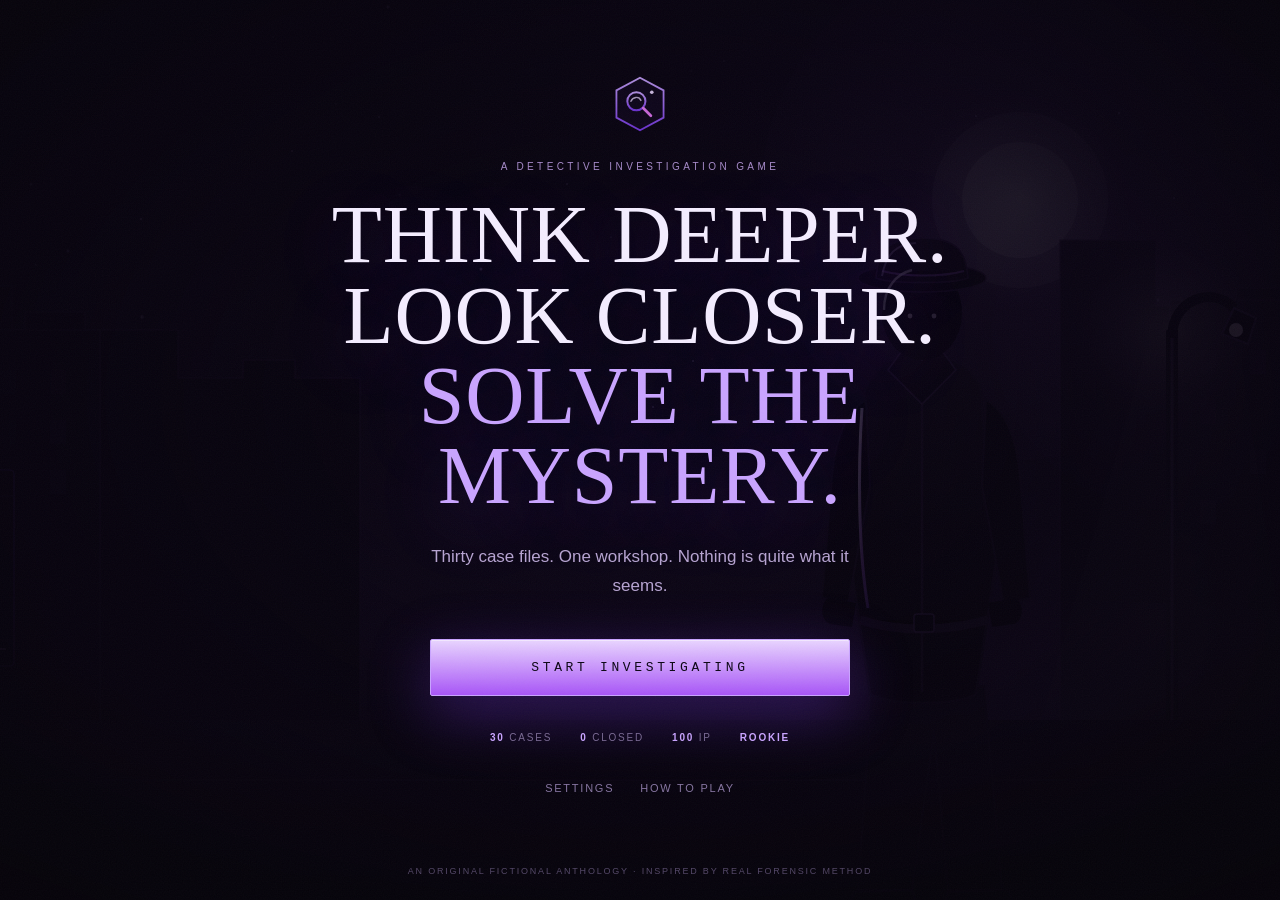
<file: index.html>
<!doctype html>
<html lang="en">
<head>
<meta charset="utf-8" />
<meta name="viewport" content="width=device-width, initial-scale=1" />
<meta name="theme-color" content="#08040f" />
<title>Sharlock Holmes — A Detective Anthology</title>
<link rel="stylesheet" href="css/base.css" />
<link rel="stylesheet" href="css/case.css" />
<link rel="stylesheet" href="css/ui.css" />
<link rel="stylesheet" href="css/workshop.css" />
</head>
<body>
<div id="vignette" aria-hidden="true"></div>
<div id="grain" aria-hidden="true"></div>

<main id="app">
  <section id="screen-title" class="screen is-active" aria-label="Title screen"></section>
  <section id="screen-workshop" class="screen" aria-label="Detective workshop"></section>
  <section id="screen-cases" class="screen" aria-label="Case files"></section>
  <section id="screen-case" class="screen" aria-label="Case investigation"></section>
  <section id="screen-mission" class="screen" aria-label="Undercover mission"></section>
</main>

<div id="modal-root"></div>
<div id="toasts" aria-live="polite"></div>

<script src="js/art-core.js"></script>
<script src="js/art-scenes.js"></script>
<script src="js/art-figures.js"></script>
<script src="js/puzzles-a.js"></script>
<script src="js/puzzles-b.js"></script>
<script src="js/engine.js"></script>
<script src="js/systems.js"></script>
<script src="js/caseview.js"></script>
<script src="js/ui.js"></script>
<script src="js/workshop.js"></script>
<script src="js/missions.js"></script>
<script src="js/cases-1.js"></script>
<script src="js/cases-2.js"></script>
<script src="js/cases-3.js"></script>
<script src="js/cases-4.js"></script>
<script src="js/cases-5.js"></script>
<script src="js/cases-6.js"></script>
<script src="js/cases-7.js"></script>
<script src="js/cases-8.js"></script>
<script src="js/cases-9.js"></script>
<script src="js/cases-10.js"></script>
<script src="js/cases-11.js"></script>
<script src="js/cases-12.js"></script>
<script src="js/cases-13.js"></script>
<script src="js/cases-14.js"></script>
<script src="js/cases-21.js"></script>
<script src="js/cases-22.js"></script>
<script src="js/cases-23.js"></script>
<script src="js/cases-24.js"></script>
<script src="js/cases-25.js"></script>
<script src="js/cases-26.js"></script>
<script src="js/cases-27.js"></script>
<script src="js/cases-28.js"></script>
<script src="js/cases-29.js"></script>
<script src="js/cases-30.js"></script>
<script src="js/main.js"></script>
</body>
</html>
</file>
<file: css/base.css>
/* ============================================================
   SHARLOCK HOLMES — base theme
   Black + purple noir, cartoon-flat art, stream friendly.
   ============================================================ */
:root{
  --ink:#07040d;
  --ink-2:#0c0716;
  --panel:#120a20;
  --panel-2:#180d2a;
  --line:#341b53;
  --line-hot:#6d28d9;
  --violet:#a855f7;
  --violet-deep:#7c3aed;
  --violet-soft:#c9a4ff;
  --lilac:#e9d5ff;
  --magenta:#e879f9;
  --amber:#fbbf24;
  --acid:#a3e635;
  --cyan:#67e8f9;
  --blood:#f43f5e;
  --ok:#34d399;
  --text:#e9e2f5;
  --muted:#a894c4;
  --dim:#7a6a94;
  --display:"Bodoni MT","Didot","Playfair Display",Georgia,serif;
  --body:"Trebuchet MS","Segoe UI",Verdana,sans-serif;
  --mono:"Cascadia Mono","Consolas","Courier New",monospace;
  --shadow:0 24px 70px rgba(0,0,0,.65);
  --glow:0 0 0 1px rgba(168,85,247,.25), 0 0 32px rgba(124,58,237,.18);
}
*,*::before,*::after{box-sizing:border-box}
html,body{height:100%}
html{scroll-behavior:smooth}
body{
  margin:0;
  background:
    radial-gradient(1200px 800px at 82% -10%, rgba(109,40,217,.22), transparent 60%),
    radial-gradient(900px 700px at -10% 110%, rgba(232,121,249,.10), transparent 60%),
    linear-gradient(180deg,#08040e 0%, #06030a 100%);
  color:var(--text);
  font-family:var(--body);
  font-size:16px;
  line-height:1.6;
  overflow-x:hidden;
  min-height:100vh;
}
::selection{background:rgba(168,85,247,.4);color:#fff}
h1,h2,h3,h4{font-family:var(--display);font-weight:700;line-height:1.08;margin:0;letter-spacing:.01em}
p{margin:0 0 .9em}
a{color:var(--violet-soft)}
button{font-family:var(--body)}
img,svg{display:block;max-width:100%}
:focus-visible{outline:2px solid var(--violet);outline-offset:3px}
.hidden{display:none !important}
.mono{font-family:var(--mono)}
.sr-only{position:absolute;width:1px;height:1px;overflow:hidden;clip:rect(0 0 0 0)}

/* atmosphere ------------------------------------------------- */
#vignette{position:fixed;inset:0;pointer-events:none;z-index:4;
  background:radial-gradient(120% 100% at 50% 40%, transparent 45%, rgba(0,0,0,.55) 100%);
  mix-blend-mode:multiply}
#grain{position:fixed;inset:0;pointer-events:none;z-index:5;opacity:.04;
  background-image:url("data:image/svg+xml,%3Csvg xmlns='http://www.w3.org/2000/svg' width='140' height='140'%3E%3Cfilter id='n'%3E%3CfeTurbulence type='fractalNoise' baseFrequency='.85' numOctaves='2'/%3E%3C/filter%3E%3Crect width='140' height='140' filter='url(%23n)' opacity='.9'/%3E%3C/svg%3E")}

/* layout ----------------------------------------------------- */
.screen{display:none;min-height:100vh;position:relative;z-index:2}
.screen.is-active{display:block}
.wrap{width:min(1380px,94vw);margin:0 auto}
.shell{padding:28px 0 80px}

/* type ------------------------------------------------------- */
.eyebrow{font-size:11px;letter-spacing:.34em;text-transform:uppercase;color:var(--violet-soft);font-weight:700}
.eyebrow.dim{color:var(--dim)}
.title-xl{font-size:clamp(52px,10vw,132px);letter-spacing:.04em;line-height:.86;text-transform:uppercase}
.title-lg{font-size:clamp(34px,5vw,64px);letter-spacing:.02em}
.title-md{font-size:clamp(24px,3vw,34px)}
.lede{font-size:clamp(16px,1.4vw,19px);color:var(--muted);max-width:56ch}
.rule{height:1px;background:linear-gradient(90deg,var(--line-hot),rgba(109,40,217,0),transparent);margin:16px 0}

/* buttons ---------------------------------------------------- */
.btn{
  --bg:rgba(28,16,46,.85); --bd:var(--line);
  appearance:none;border:1px solid var(--bd);background:var(--bg);color:var(--text);
  border-radius:10px;padding:11px 18px;font-size:14px;font-weight:700;letter-spacing:.06em;
  text-transform:uppercase;cursor:pointer;display:inline-flex;align-items:center;justify-content:center;gap:10px;
  transition:transform .15s ease, border-color .2s, background .2s, box-shadow .2s;
  text-decoration:none;line-height:1.2;
}
.btn:hover{border-color:var(--line-hot);background:rgba(45,24,74,.95);box-shadow:0 0 26px rgba(124,58,237,.22);transform:translateY(-1px)}
.btn:active{transform:translateY(0) scale(.99)}
.btn[disabled]{opacity:.4;cursor:not-allowed;transform:none}
.btn-primary{
  background:linear-gradient(135deg,#8b5cf6,#6d28d9);
  border-color:#a78bfa;color:#fff;
  box-shadow:0 10px 30px rgba(109,40,217,.45), inset 0 1px 0 rgba(255,255,255,.25);
}
.btn-primary:hover{background:linear-gradient(135deg,#a78bfa,#7c3aed);box-shadow:0 14px 38px rgba(139,92,246,.55)}
.btn-ghost{background:transparent}
.btn-sm{padding:7px 12px;font-size:11px;border-radius:8px}
.btn-wide{width:100%}
.btn .ic{width:16px;height:16px;flex:none}
.icon-btn{width:38px;height:38px;padding:0;border-radius:10px}

/* chips */
.chip{display:inline-flex;align-items:center;gap:7px;padding:4px 10px;border:1px solid var(--line);
  background:rgba(24,13,42,.7);border-radius:999px;font-size:11px;letter-spacing:.12em;text-transform:uppercase;color:var(--violet-soft)}
.chip b{color:#fff;letter-spacing:0}
.chip.amber{color:var(--amber);border-color:rgba(251,191,36,.35)}
.chip.ok{color:var(--ok);border-color:rgba(52,211,153,.35)}

/* scrollbar */
*{scrollbar-width:thin;scrollbar-color:#4c2a76 #0b0612}
*::-webkit-scrollbar{width:9px;height:9px}
*::-webkit-scrollbar-track{background:#0b0612}
*::-webkit-scrollbar-thumb{background:#4c2a76;border-radius:99px;border:2px solid #0b0612}
*::-webkit-scrollbar-thumb:hover{background:#7c3aed}

/* title screen ---------------------------------------------- */
.hero{position:relative;min-height:100vh;display:flex;align-items:flex-end;overflow:hidden;
  border-bottom:1px solid rgba(109,40,217,.25)}
.hero-art{position:absolute;inset:0;z-index:0}
.hero-art svg{width:100%;height:100%;object-fit:cover}
.hero-fade{position:absolute;inset:0;z-index:1;pointer-events:none;
  background:
    linear-gradient(180deg,rgba(6,3,11,.55) 0%,rgba(6,3,11,.05) 30%,rgba(6,3,11,.35) 65%,rgba(6,3,11,.96) 100%),
    radial-gradient(70% 60% at 78% 30%, transparent 30%, rgba(7,4,13,.5) 100%)}
.hero-inner{position:relative;z-index:2;width:min(1380px,94vw);margin:0 auto;padding:120px 0 54px;width:100%}
.hero-top{position:absolute;z-index:3;top:26px;left:0;right:0}
.hero-top .wrap{display:flex;align-items:center;justify-content:space-between;gap:16px}
.brand{display:flex;align-items:center;gap:12px;font-size:11px;letter-spacing:.3em;text-transform:uppercase;color:var(--violet-soft)}
.brand .mark{width:34px;height:34px}
.hero-content{max-width:820px}
.hero-kicker{display:flex;align-items:center;gap:14px;margin-bottom:18px}
.hero-kicker .dash{width:46px;height:1px;background:var(--violet)}
.hero-title{text-shadow:0 8px 60px rgba(124,58,237,.35), 0 2px 0 rgba(0,0,0,.4)}
.hero-title span{display:block}
.hero-title .l2{color:var(--violet-soft);background:linear-gradient(100deg,#e9d5ff,#a855f7 60%,#6d28d9);
  -webkit-background-clip:text;background-clip:text;-webkit-text-fill-color:transparent}
.hero-sub{margin:20px 0 30px;max-width:52ch;color:#cbb9e6;font-size:17px}
.hero-actions{display:flex;flex-wrap:wrap;gap:12px;align-items:center}
.hero-meta{display:flex;flex-wrap:wrap;gap:22px;margin-top:34px;padding-top:20px;border-top:1px solid rgba(109,40,217,.25)}
.hero-meta .m{display:flex;flex-direction:column;gap:2px}
.hero-meta .m b{font-family:var(--display);font-size:22px;letter-spacing:.02em;color:#fff}
.hero-meta .m span{font-size:10px;letter-spacing:.22em;text-transform:uppercase;color:var(--dim)}
.hero-credit{position:absolute;z-index:2;right:26px;bottom:20px;font-size:10px;letter-spacing:.2em;text-transform:uppercase;color:#8a78a6;text-align:right}
.hero-credit b{color:#c9a4ff}

/* home secondary sections */
.home-body{position:relative;z-index:2;padding:64px 0 90px;background:linear-gradient(180deg,rgba(7,4,13,.6),rgba(7,4,13,1) 30%)}
.home-grid{display:grid;grid-template-columns:1.2fr .8fr;gap:22px;margin-top:26px}
.panel{background:linear-gradient(160deg,rgba(24,13,42,.9),rgba(15,8,27,.92));border:1px solid var(--line);
  border-radius:16px;padding:22px;position:relative;overflow:hidden}
.panel::before{content:"";position:absolute;inset:0;pointer-events:none;
  background:radial-gradient(500px 200px at 100% 0%,rgba(124,58,237,.14),transparent 70%)}
.panel h3{font-size:22px;margin-bottom:8px}
.panel .eyebrow{margin-bottom:10px}
.panel p{color:var(--muted);font-size:14.5px}
.steps{list-style:none;padding:0;margin:14px 0 0;display:grid;gap:12px}
.steps li{display:flex;gap:12px;align-items:flex-start;color:var(--muted);font-size:14px}
.steps .n{flex:none;width:26px;height:26px;border-radius:50%;border:1px solid var(--line-hot);
  display:grid;place-items:center;font-size:11px;color:var(--violet-soft);font-family:var(--mono)}
.quote{border-left:2px solid var(--violet-deep);padding-left:16px;font-family:var(--display);font-size:20px;
  font-style:italic;color:#ddc9f5;line-height:1.45}
.quote small{display:block;font-family:var(--body);font-style:normal;font-size:10px;letter-spacing:.2em;
  text-transform:uppercase;color:var(--dim);margin-top:12px}

@media (max-width:860px){
  .home-grid{grid-template-columns:1fr}
  .hero-inner{padding-top:140px}
  .hero-credit{display:none}
}
@media (max-width:560px){
  .hero-actions .btn{flex:1 1 100%}
  .hero-meta{gap:16px 20px}
}
</file>
<file: css/case.css>
/* ============================================================
   Case investigation screen
   ============================================================ */
.case-shell{min-height:100vh;display:flex;flex-direction:column}
.case-top{
  position:sticky;top:0;z-index:30;
  background:linear-gradient(180deg,rgba(8,4,14,.97),rgba(8,4,14,.82));
  border-bottom:1px solid rgba(109,40,217,.28);
  backdrop-filter:blur(14px);
}
.case-top-in{width:min(1500px,96vw);margin:0 auto;display:flex;align-items:center;gap:14px;padding:10px 0}
.case-top .back{flex:none}
.case-heading{min-width:0;flex:1;display:flex;flex-direction:column;gap:1px}
.case-heading .kicker{font-size:9.5px;letter-spacing:.26em;text-transform:uppercase;color:var(--dim)}
.case-heading h1{font-family:var(--display);font-size:clamp(16px,2.1vw,25px);white-space:nowrap;overflow:hidden;
  text-overflow:ellipsis;letter-spacing:.01em}
.case-heading h1 small{font-family:var(--mono);font-size:10px;letter-spacing:.12em;color:var(--violet-soft);
  text-transform:uppercase;margin-left:10px;vertical-align:middle}
.top-tools{display:flex;align-items:center;gap:8px;flex:none}
.hint-pill{display:none}
@media(min-width:980px){.hint-pill{display:inline-flex}}

.case-layout{
  width:min(1500px,96vw);margin:0 auto;padding:18px 0 70px;
  display:grid;grid-template-columns:minmax(0,1fr) 372px;gap:20px;align-items:start;
}
@media (max-width:1080px){
  .case-layout{grid-template-columns:1fr}
  .rail{order:2}
}

/* stage ------------------------------------------------------ */
.stage{min-width:0;display:flex;flex-direction:column;gap:14px}
.loc-nav{display:flex;gap:7px;overflow-x:auto;padding:2px 2px 6px;scrollbar-width:thin}
.loc-chip{flex:none;display:inline-flex;align-items:center;gap:8px;padding:8px 13px;border-radius:9px;
  border:1px solid var(--line);background:rgba(20,11,35,.85);color:var(--muted);cursor:pointer;
  font-size:12px;font-weight:700;letter-spacing:.03em;transition:.18s;white-space:nowrap}
.loc-chip:hover{border-color:var(--line-hot);color:#fff}
.loc-chip.is-active{background:linear-gradient(135deg,rgba(124,58,237,.42),rgba(88,28,135,.3));
  border-color:#a78bfa;color:#fff;box-shadow:0 0 22px rgba(124,58,237,.28)}
.loc-chip .dot{width:6px;height:6px;border-radius:50%;background:var(--violet);flex:none}
.loc-chip.is-done .dot{background:var(--ok)}
.loc-chip .lock{font-size:10px;color:var(--dim)}

.scene{position:relative;border-radius:16px;overflow:hidden;border:1px solid #3a2159;
  background:#0a0612;box-shadow:0 26px 60px rgba(0,0,0,.55), inset 0 0 0 1px rgba(255,255,255,.02);
  aspect-ratio:16/8.4;min-height:300px}
.scene svg{width:100%;height:100%}
.scene .scene-tag{position:absolute;left:14px;bottom:12px;z-index:4;display:flex;align-items:center;gap:9px;
  background:rgba(7,4,13,.72);border:1px solid rgba(168,85,247,.32);border-radius:8px;padding:6px 10px;
  font-size:10px;letter-spacing:.2em;text-transform:uppercase;color:#d8c6f3;backdrop-filter:blur(6px)}
.scene .scene-tag b{color:#fff;letter-spacing:.06em}
.scene .frame{position:absolute;inset:0;z-index:3;pointer-events:none;
  box-shadow:inset 0 0 90px 20px rgba(0,0,0,.5);border-radius:16px}
.scene .mood{position:absolute;top:12px;right:14px;z-index:4}
.hotspot{position:absolute;z-index:5;width:30px;height:30px;margin:-15px 0 0 -15px;border-radius:50%;
  border:1px solid rgba(233,213,255,.65);background:rgba(124,58,237,.22);cursor:pointer;
  display:grid;place-items:center;color:#fff;font-size:11px;
  box-shadow:0 0 0 0 rgba(168,85,247,.5);animation:pulse 2.4s infinite;backdrop-filter:blur(2px)}
.hotspot::after{content:"";width:7px;height:7px;border-radius:50%;background:#e9d5ff;box-shadow:0 0 10px #e9d5ff}
.hotspot:hover{background:rgba(168,85,247,.55);transform:scale(1.12)}
@keyframes pulse{
  0%{box-shadow:0 0 0 0 rgba(168,85,247,.5)}70%{box-shadow:0 0 0 13px rgba(168,85,247,0)}
  100%{box-shadow:0 0 0 0 rgba(168,85,247,0)}
}

/* log + actions ---------------------------------------------- */
.workbench{display:grid;grid-template-columns:minmax(0,1.05fr) minmax(0,.95fr);gap:14px}
@media (max-width:900px){.workbench{grid-template-columns:1fr}}
.log-card{background:linear-gradient(165deg,rgba(21,12,37,.94),rgba(12,7,22,.96));
  border:1px solid var(--line);border-radius:14px;padding:0;overflow:hidden;display:flex;flex-direction:column;
  min-height:280px;max-height:380px}
.log-head{display:flex;align-items:center;justify-content:space-between;gap:10px;padding:10px 14px;
  border-bottom:1px solid rgba(109,40,217,.22);background:rgba(9,5,16,.5)}
.log-head .t{font-size:10px;letter-spacing:.24em;text-transform:uppercase;color:var(--dim)}
.log-head .live{display:flex;gap:4px;align-items:center;font-size:9px;letter-spacing:.18em;color:var(--violet-soft);text-transform:uppercase}
.log-head .live i{width:5px;height:5px;border-radius:50%;background:var(--ok);box-shadow:0 0 8px var(--ok);animation:blink 1.8s infinite}
@keyframes blink{50%{opacity:.35}}
.log-scroll{overflow-y:auto;padding:14px 16px;display:flex;flex-direction:column;gap:11px;scroll-behavior:smooth}
.log-entry{font-size:14.5px;line-height:1.62;color:#d9ccec;animation:fadeup .35s ease both}
.log-entry.narr{font-family:var(--display);font-size:16.5px;line-height:1.55;color:#eee6fb}
.log-entry.sys{font-size:11px;letter-spacing:.16em;text-transform:uppercase;color:var(--violet-soft);
  border-left:2px solid var(--violet-deep);padding-left:10px}
.log-entry.bad{color:#fda4af}
.log-entry.good{color:#a7f3d0}
@keyframes fadeup{from{opacity:0;transform:translateY(5px)}to{opacity:1;transform:none}}

.actions-card{background:linear-gradient(165deg,rgba(21,12,37,.94),rgba(12,7,22,.96));
  border:1px solid var(--line);border-radius:14px;overflow:hidden;display:flex;flex-direction:column;max-height:380px}
.actions-head{padding:10px 14px;border-bottom:1px solid rgba(109,40,217,.22);display:flex;justify-content:space-between;
  align-items:center;gap:8px;flex-wrap:wrap;background:rgba(9,5,16,.5)}
.actions-head .t{font-size:10px;letter-spacing:.24em;text-transform:uppercase;color:var(--dim)}
.intel-ask{display:flex;align-items:center;gap:10px;flex-wrap:wrap;margin:0 0 12px;padding:9px 10px;
  border:1px solid rgba(124,58,237,.35);border-radius:8px;background:rgba(124,58,237,.08)}
.intel-ask span{font-size:11px;color:#a894c4;line-height:1.5}
.actions-list{overflow-y:auto;padding:10px;display:flex;flex-direction:column;gap:7px}
.act{
  display:flex;align-items:center;gap:11px;text-align:left;width:100%;
  border:1px solid rgba(109,40,217,.24);background:rgba(28,16,46,.55);color:#e5d9f7;
  padding:10px 12px;border-radius:9px;cursor:pointer;transition:.16s;font-size:13.5px;line-height:1.35;
}
.act:hover{border-color:var(--line-hot);background:rgba(45,24,74,.8);transform:translateX(2px)}
.act .ai{flex:none;width:28px;height:28px;border-radius:8px;display:grid;place-items:center;
  background:rgba(124,58,237,.16);border:1px solid rgba(168,85,247,.28);color:var(--violet-soft)}
.act .ai svg{width:15px;height:15px}
.act .txt{flex:1;min-width:0;display:flex;flex-direction:column;gap:1px}
.act .txt b{font-weight:700;color:#f3ecff;font-size:13.5px}
.act .txt span{font-size:11px;color:var(--dim)}
.act .go{color:var(--dim);flex:none}
.act.is-locked{opacity:.55;cursor:not-allowed}
.act.is-locked:hover{transform:none;border-color:rgba(109,40,217,.24);background:rgba(28,16,46,.55)}
.act.is-done{opacity:.42}
.act.puzzle{border-color:rgba(232,121,249,.32);background:linear-gradient(100deg,rgba(88,28,135,.3),rgba(28,16,46,.5))}
.act.puzzle .ai{color:var(--magenta);border-color:rgba(232,121,249,.35);background:rgba(232,121,249,.1)}
.act.talk .ai{color:var(--cyan);border-color:rgba(103,232,249,.3);background:rgba(103,232,249,.08)}
.action-empty{padding:22px 16px;color:var(--dim);font-size:12.5px;text-align:center;font-style:italic}

/* rail ------------------------------------------------------- */
.rail{position:sticky;top:74px;display:flex;flex-direction:column;gap:12px;min-width:0}
@media (max-width:1080px){.rail{position:static}}
.rail-card{background:linear-gradient(170deg,rgba(22,13,38,.96),rgba(11,6,20,.97));
  border:1px solid var(--line);border-radius:14px;overflow:hidden;box-shadow:0 14px 40px rgba(0,0,0,.35)}
.rail-tabs{display:flex;border-bottom:1px solid rgba(109,40,217,.25);background:rgba(8,4,14,.5)}
.rail-tab{flex:1;padding:11px 6px;background:none;border:0;color:var(--dim);cursor:pointer;font-size:10px;
  letter-spacing:.14em;text-transform:uppercase;font-weight:700;position:relative}
.rail-tab:hover{color:var(--violet-soft)}
.rail-tab.is-active{color:#fff;background:rgba(124,58,237,.12)}
.rail-tab.is-active::after{content:"";position:absolute;left:12%;right:12%;bottom:-1px;height:2px;background:var(--violet);
  box-shadow:0 0 10px var(--violet)}
.rail-body{padding:12px;max-height:calc(100vh - 210px);overflow-y:auto}
.rail-sec-title{display:flex;align-items:center;justify-content:space-between;gap:8px;margin:2px 0 10px}
.rail-sec-title .t{font-size:10px;letter-spacing:.2em;text-transform:uppercase;color:var(--dim)}
.rail-sec-title .n{font-family:var(--mono);font-size:10px;color:var(--violet-soft)}

.evi{display:flex;gap:10px;align-items:center;width:100%;text-align:left;border:1px solid rgba(109,40,217,.22);
  background:rgba(27,15,45,.5);border-radius:10px;padding:8px;cursor:pointer;transition:.16s;margin-bottom:7px;color:var(--text)}
.evi:hover{border-color:var(--line-hot);background:rgba(45,24,74,.65);transform:translateX(2px)}
.evi .thumb{flex:none;width:52px;height:42px;border-radius:6px;overflow:hidden;border:1px solid rgba(168,85,247,.28);background:#0a0612}
.evi .thumb svg{width:100%;height:100%}
.evi .nm{display:flex;flex-direction:column;gap:1px;min-width:0}
.evi .nm b{font-size:12.5px;font-weight:700;color:#efe7fb;white-space:nowrap;overflow:hidden;text-overflow:ellipsis}
.evi .nm span{font-size:10px;color:var(--dim);white-space:nowrap;overflow:hidden;text-overflow:ellipsis}
.evi.new{border-color:rgba(232,121,249,.55);box-shadow:0 0 18px rgba(232,121,249,.12)}
.empty-rail{padding:26px 10px;text-align:center;color:var(--dim);font-size:12px;font-style:italic;line-height:1.6}

.sus-item{display:flex;gap:10px;align-items:center;width:100%;text-align:left;border:1px solid rgba(109,40,217,.22);
  background:rgba(27,15,45,.5);border-radius:10px;padding:8px;cursor:pointer;margin-bottom:7px;color:var(--text);transition:.16s}
.sus-item:hover{border-color:var(--line-hot);background:rgba(45,24,74,.65)}
.sus-item .face{flex:none;width:44px;height:44px;border-radius:50%;overflow:hidden;border:1px solid rgba(168,85,247,.4)}
.sus-item .face svg{width:100%;height:100%}
.sus-item b{display:block;font-size:12.5px;color:#f3ecff}
.sus-item span{display:block;font-size:10px;color:var(--dim)}
.sus-item .stat{margin-left:auto;width:7px;height:7px;border-radius:50%;background:var(--violet);flex:none}
.sus-item.talked .stat{background:var(--ok)}

.brief-body p{font-size:13px;color:var(--muted)}
.brief-body .fact{display:flex;gap:9px;padding:8px 0;border-bottom:1px dashed rgba(109,40,217,.2);font-size:12px}
.brief-body .fact:last-child{border:0}
.brief-body .fact b{color:var(--violet-soft);flex:none;font-size:10px;letter-spacing:.14em;text-transform:uppercase;padding-top:3px;width:64px}

/* accuse CTA */
.accuse-btn{width:100%;margin-top:10px;background:linear-gradient(135deg,rgba(136,19,55,.9),rgba(80,7,36,.9));
  border-color:rgba(244,63,94,.5);color:#ffe4e6}
.accuse-btn:hover{border-color:#fb7185;background:linear-gradient(135deg,rgba(190,18,60,.95),rgba(120,10,50,.95))}

/* evidence overlay / case file */
.evi-modal .photo-frame{background:#efe6fb;padding:12px 12px 34px;border-radius:4px;transform:rotate(-1deg);
  box-shadow:0 20px 50px rgba(0,0,0,.6);max-width:380px;margin:0 auto}
.evi-modal .photo-frame svg{width:100%;border-radius:2px;background:#0b0712}
.evi-modal .photo-frame .cap{font-family:var(--mono);font-size:10px;color:#3b2a55;text-align:center;margin-top:8px;letter-spacing:.06em}
.evi-detail h4{font-size:23px;margin-bottom:2px}
.evi-detail .sub{font-size:10px;letter-spacing:.2em;text-transform:uppercase;color:var(--dim);margin-bottom:14px}
.evi-detail p{font-size:14px;color:var(--muted)}
.evi-tell{border-left:2px solid var(--violet);padding:10px 0 10px 14px;margin-top:14px;font-size:13.5px;color:#ddc9f5;background:linear-gradient(90deg,rgba(124,58,237,.1),transparent)}
.evi-tell b{display:block;font-size:9px;letter-spacing:.2em;text-transform:uppercase;color:var(--violet-soft);margin-bottom:4px}

/* progress bar in top */
.case-progress{display:flex;align-items:center;gap:8px;padding:4px 10px;border:1px solid var(--line);border-radius:8px;
  background:rgba(20,11,35,.7);font-size:10px;letter-spacing:.1em;color:var(--dim);text-transform:uppercase}
.case-progress .bar{width:54px;height:4px;border-radius:4px;background:#2a1642;overflow:hidden}
.case-progress .bar i{display:block;height:100%;background:linear-gradient(90deg,var(--violet-deep),var(--magenta));transition:width .4s}
@media(max-width:720px){.case-progress{display:none}}

/* toast */
#toasts{position:fixed;right:18px;bottom:18px;z-index:200;display:flex;flex-direction:column;gap:8px;align-items:flex-end;pointer-events:none}
.toast{pointer-events:none;display:flex;gap:10px;align-items:center;max-width:min(420px,90vw);
  background:linear-gradient(135deg,rgba(35,18,58,.98),rgba(19,10,33,.98));
  border:1px solid rgba(168,85,247,.4);border-radius:10px;padding:10px 14px;font-size:12.5px;color:#eee6fb;
  box-shadow:0 18px 40px rgba(0,0,0,.55), 0 0 30px rgba(124,58,237,.2);
  animation:toastin .3s ease both}
.toast .ti{flex:none;width:26px;height:26px;border-radius:7px;display:grid;place-items:center;
  background:rgba(124,58,237,.2);border:1px solid rgba(168,85,247,.35);color:var(--violet-soft)}
.toast .ti svg{width:14px;height:14px}
.toast.out{animation:toastout .35s ease both}
.toast b{color:var(--magenta)}
@keyframes toastin{from{opacity:0;transform:translateY(10px) translateX(10px)}to{opacity:1;transform:none}}
@keyframes toastout{to{opacity:0;transform:translateY(6px)}}
</file>
<file: css/ui.css>
/* ============================================================
   Case files, modals, puzzles, accusation, settings
   ============================================================ */

/* case files screen ----------------------------------------- */
.subpage{min-height:100vh;padding:22px 0 90px;position:relative;z-index:2}
.sub-top{width:min(1380px,94vw);margin:0 auto;display:flex;align-items:center;justify-content:space-between;
  gap:16px;padding-bottom:16px;border-bottom:1px solid rgba(109,40,217,.25)}
.sub-top .left{display:flex;align-items:center;gap:14px;min-width:0}
.sub-top h1{font-size:clamp(28px,4vw,44px)}
.sub-top .kicker{font-size:10px;letter-spacing:.26em;text-transform:uppercase;color:var(--dim);margin-bottom:2px}
.sub-top .right{display:flex;align-items:center;gap:10px;flex:none}
.sub-body{width:min(1380px,94vw);margin:0 auto;padding-top:26px}

.case-grid{display:grid;grid-template-columns:repeat(auto-fill,minmax(252px,1fr));gap:14px}
.case-card{position:relative;display:flex;flex-direction:column;text-align:left;padding:0;overflow:hidden;
  border:1px solid var(--line);border-radius:13px;background:linear-gradient(170deg,#170d28,#0b0614);
  cursor:pointer;transition:transform .18s,border-color .18s,box-shadow .18s;color:var(--text)}
.case-card:hover{transform:translateY(-4px);border-color:#8b5cf6;box-shadow:0 20px 44px rgba(0,0,0,.5),0 0 34px rgba(124,58,237,.18)}
.case-card .cover{aspect-ratio:16/8.6;overflow:hidden;position:relative;border-bottom:1px solid rgba(109,40,217,.25);background:#0a0612}
.case-card .cover svg{width:100%;height:100%;transition:transform .5s ease}
.case-card:hover .cover svg{transform:scale(1.04)}
.case-card .cover .num{position:absolute;top:9px;left:9px;z-index:2;font-family:var(--mono);font-size:10px;
  letter-spacing:.1em;color:#fff;background:rgba(7,4,13,.72);border:1px solid rgba(168,85,247,.35);
  border-radius:6px;padding:3px 7px;backdrop-filter:blur(5px)}
.case-card .cover .stars{position:absolute;bottom:8px;right:9px;z-index:2;font-size:10px;letter-spacing:2px;color:var(--amber);
  text-shadow:0 2px 8px #000}
.case-card .body{padding:11px 13px 13px;display:flex;flex-direction:column;gap:5px;flex:1}
.case-card .body h3{font-size:17px;line-height:1.15;letter-spacing:.01em}
.case-card .body p{font-size:11.5px;color:var(--dim);line-height:1.4;margin:0;display:-webkit-box;
  -webkit-line-clamp:2;-webkit-box-orient:vertical;overflow:hidden}
.case-card .meta{display:flex;gap:8px;align-items:center;margin-top:auto;padding-top:8px;font-size:9px;
  letter-spacing:.14em;text-transform:uppercase;color:#8d7aa8}
.case-card .meta .diff{display:flex;gap:2px}
.case-card .meta .diff i{width:4px;height:9px;background:#33204d;border-radius:1px;display:block}
.case-card .meta .diff i.on{background:var(--violet)}
.case-card.closed{border-color:rgba(52,211,153,.35)}
.case-card.finale{border-color:rgba(232,121,249,.45);background:linear-gradient(170deg,#241033,#0d0617)}
.case-card.finale .cover .num{color:#f5d0fe;border-color:rgba(232,121,249,.5)}
.case-card .stamp-mini{position:absolute;top:8px;right:8px;z-index:3;border:1px solid rgba(52,211,153,.75);
  color:#6ee7b7;font-family:var(--mono);font-size:8px;letter-spacing:.14em;padding:2px 5px;border-radius:3px;
  transform:rotate(4deg);background:rgba(6,20,15,.65);text-transform:uppercase}
.case-card.finale::after{content:"FINALE";position:absolute;top:8px;right:8px;z-index:3;font-family:var(--mono);
  font-size:8px;letter-spacing:.18em;color:#f5d0fe;border:1px solid rgba(232,121,249,.5);padding:2px 5px;border-radius:3px;
  background:rgba(45,10,50,.7)}

.case-filter{display:flex;gap:6px;flex-wrap:wrap;margin-bottom:16px}
.filter-btn{border:1px solid var(--line);background:rgba(22,12,38,.6);color:var(--dim);border-radius:8px;
  padding:7px 12px;font-size:11px;letter-spacing:.1em;text-transform:uppercase;cursor:pointer;font-weight:700}
.filter-btn:hover{color:#fff;border-color:var(--line-hot)}
.filter-btn.is-active{background:rgba(124,58,237,.22);border-color:#8b5cf6;color:#fff}
.rank-bar{display:flex;align-items:center;gap:16px;flex-wrap:wrap;padding:14px 16px;border:1px solid var(--line);
  border-radius:12px;background:linear-gradient(100deg,rgba(35,18,58,.7),rgba(14,8,25,.7));margin-bottom:18px}
.rank-bar .rk{display:flex;flex-direction:column;gap:1px}
.rank-bar .rk b{font-family:var(--display);font-size:20px}
.rank-bar .rk span{font-size:9px;letter-spacing:.2em;text-transform:uppercase;color:var(--dim)}
.rank-bar .prog{flex:1;min-width:180px;height:7px;border-radius:7px;background:#2a1642;overflow:hidden;position:relative}
.rank-bar .prog i{display:block;height:100%;background:linear-gradient(90deg,#7c3aed,#e879f9);box-shadow:0 0 14px rgba(232,121,249,.5);transition:width .6s}
.rank-bar .stat{font-family:var(--mono);font-size:11px;color:var(--violet-soft)}

/* modal ------------------------------------------------------ */
.modal-back{position:fixed;inset:0;z-index:150;display:flex;align-items:center;justify-content:center;
  padding:20px;background:rgba(4,2,8,.8);backdrop-filter:blur(10px);animation:fadein .2s ease both;overflow-y:auto}
@keyframes fadein{from{opacity:0}to{opacity:1}}
.modal{position:relative;width:min(880px,96vw);max-height:92vh;overflow-y:auto;border-radius:16px;
  background:linear-gradient(170deg,#180d2a 0%,#0e0719 60%,#0b0614 100%);
  border:1px solid #4a2a74;box-shadow:0 40px 100px rgba(0,0,0,.75), 0 0 70px rgba(124,58,237,.15);
  animation:modalin .28s cubic-bezier(.2,.8,.3,1) both}
.modal.wide{width:min(1060px,96vw)}
.modal.slim{width:min(560px,96vw)}
@keyframes modalin{from{opacity:0;transform:translateY(16px) scale(.985)}to{opacity:1;transform:none}}
.modal-head{display:flex;align-items:flex-start;gap:14px;padding:18px 20px 14px;border-bottom:1px solid rgba(109,40,217,.25);
  position:sticky;top:0;z-index:5;background:linear-gradient(180deg,rgba(24,13,42,.99),rgba(24,13,42,.94));backdrop-filter:blur(10px)}
.modal-head .ih{flex:none;width:42px;height:42px;border-radius:10px;display:grid;place-items:center;
  background:rgba(124,58,237,.16);border:1px solid rgba(168,85,247,.3);color:var(--violet-soft)}
.modal-head .ih svg{width:22px;height:22px}
.modal-head h2{font-size:clamp(20px,3vw,27px);line-height:1.1}
.modal-head .sub{font-size:10px;letter-spacing:.2em;text-transform:uppercase;color:var(--dim);margin-top:3px}
.modal-head .x{margin-left:auto;flex:none}
.modal-body{padding:20px}
.modal-foot{padding:14px 20px 18px;border-top:1px solid rgba(109,40,217,.22);display:flex;gap:10px;
  justify-content:flex-end;flex-wrap:wrap;position:sticky;bottom:0;background:linear-gradient(0deg,rgba(14,7,25,.99),rgba(14,7,25,.92));backdrop-filter:blur(8px)}
.modal-body p{color:var(--muted);font-size:14.5px}
.modal-body h3{font-size:19px;margin:16px 0 8px}
.modal .divider{height:1px;background:rgba(109,40,217,.25);margin:16px 0}

/* briefing */
.brief-hero{position:relative;border-radius:12px;overflow:hidden;border:1px solid #3a2159;aspect-ratio:16/7;margin-bottom:18px}
.brief-hero svg{width:100%;height:100%}
.brief-hero .ov{position:absolute;inset:0;background:linear-gradient(0deg,rgba(10,5,18,.9),transparent 55%)}
.brief-hero .cap{position:absolute;left:16px;bottom:12px;right:16px}
.brief-hero .cap .k{font-size:9px;letter-spacing:.24em;text-transform:uppercase;color:var(--violet-soft)}
.brief-hero .cap h3{font-size:clamp(19px,3.4vw,30px);margin-top:2px;text-shadow:0 2px 20px #000}
.brief-copy{font-family:var(--display);font-size:16.5px;line-height:1.62;color:#e2d5f3}
.brief-copy p{margin-bottom:.75em;color:#e2d5f3}
.brief-copy p:first-child::first-letter{font-size:2.6em;line-height:.85;float:left;padding:6px 10px 0 0;color:var(--violet-soft);font-family:var(--display)}
.brief-facts{display:grid;grid-template-columns:1fr 1fr;gap:8px;margin:16px 0}
.brief-facts .f{border:1px solid rgba(109,40,217,.25);border-radius:8px;padding:8px 10px;background:rgba(28,15,48,.4)}
.brief-facts .f span{display:block;font-size:9px;letter-spacing:.16em;text-transform:uppercase;color:var(--dim)}
.brief-facts .f b{font-size:13px;color:#f0e7fc;font-weight:700}
@media(max-width:560px){.brief-facts{grid-template-columns:1fr}}

/* interrogation */
.int-row{display:grid;grid-template-columns:150px 1fr;gap:18px}
@media(max-width:640px){.int-row{grid-template-columns:1fr}.int-face{max-width:150px;margin:0 auto}}
.int-face{border-radius:12px;overflow:hidden;border:1px solid #3a2159;background:#0a0612;align-self:start}
.int-face svg{width:100%;aspect-ratio:1}
.int-role{font-size:10px;letter-spacing:.16em;text-transform:uppercase;color:var(--violet-soft);margin-top:8px;text-align:center}
.int-name{font-family:var(--display);font-size:26px;margin-bottom:2px}
.qlist{display:flex;flex-direction:column;gap:7px;margin-top:12px}
.qbtn{text-align:left;border:1px solid rgba(109,40,217,.28);background:rgba(28,16,46,.5);color:#e5d9f7;
  padding:10px 12px;border-radius:8px;cursor:pointer;font-size:13px;transition:.16s;display:flex;gap:9px;align-items:center}
.qbtn:hover{border-color:var(--line-hot);background:rgba(45,24,74,.8)}
.qbtn.asked{opacity:.55;border-style:dashed}
.qbtn .qi{flex:none;color:var(--violet-soft);font-family:var(--mono);font-size:10px}
.answer{border-left:2px solid var(--violet-deep);background:linear-gradient(90deg,rgba(124,58,237,.12),transparent);
  padding:10px 14px;margin:10px 0;font-size:14px;color:#e2d5f3;animation:fadeup .3s both}
.answer b{color:#fff}
.answer .who{display:block;font-size:9px;letter-spacing:.2em;text-transform:uppercase;color:var(--violet-soft);margin-bottom:3px}
.locked-q{font-size:11.5px;color:var(--dim);padding:8px 4px;display:flex;gap:8px;align-items:center}

/* suspect evidence presentation */
.evi-pick{display:grid;grid-template-columns:repeat(auto-fill,minmax(120px,1fr));gap:8px;margin-top:12px}
.evi-chip{border:1px solid rgba(109,40,217,.3);background:rgba(28,16,46,.5);border-radius:8px;padding:7px;cursor:pointer;
  font-size:11px;color:#d8c6f3;display:flex;gap:7px;align-items:center;text-align:left}
.evi-chip:hover{border-color:var(--line-hot)}
.evi-chip.sel{border-color:var(--magenta);box-shadow:0 0 18px rgba(232,121,249,.25);background:rgba(88,28,135,.4)}
.evi-chip .th{width:26px;height:26px;border-radius:4px;overflow:hidden;flex:none;border:1px solid rgba(168,85,247,.3)}
.evi-chip .th svg{width:100%;height:100%}

/* puzzles ---------------------------------------------------- */
.pz{--pz-accent:var(--violet)}
.pz-stage{border:1px solid rgba(109,40,217,.3);border-radius:12px;background:radial-gradient(80% 120% at 50% 0%,rgba(124,58,237,.10),rgba(8,4,14,.6));
  padding:18px;position:relative;overflow:hidden}
.pz-prompt{font-family:var(--display);font-size:18px;line-height:1.45;color:#eadff8;margin-bottom:14px}
.pz-note{font-size:12px;color:var(--dim);margin-top:8px}
.pz-hintbox{border:1px solid rgba(251,191,36,.3);background:rgba(251,191,36,.06);border-radius:8px;padding:9px 12px;
  font-size:12.5px;color:#fde68a;margin-top:10px;display:none}
.pz-hintbox.show{display:block;animation:fadeup .25s both}

/* keypad / dial */
.device{max-width:330px;margin:0 auto}
.device-screen{border-radius:10px;border:1px solid #4a2a74;background:#080510;padding:12px;text-align:center;
  box-shadow:inset 0 0 30px rgba(0,0,0,.8)}
.device-screen .lbl{font-family:var(--mono);font-size:9px;letter-spacing:.25em;color:var(--dim);text-transform:uppercase}
.device-screen .dots{display:flex;gap:9px;justify-content:center;margin-top:9px;min-height:26px;align-items:center}
.device-screen .dot{width:11px;height:11px;border-radius:50%;border:1px solid #6b4a99;background:transparent;transition:.15s}
.device-screen .dot.on{background:var(--magenta);border-color:#f5d0fe;box-shadow:0 0 10px rgba(232,121,249,.8)}
.device-screen .val{font-family:var(--mono);font-size:30px;letter-spacing:.35em;color:#f5d0fe;min-height:38px;
  text-shadow:0 0 20px rgba(232,121,249,.5)}
.keypad{display:grid;grid-template-columns:repeat(3,1fr);gap:7px;margin-top:12px}
.key{border:1px solid rgba(109,40,217,.4);background:linear-gradient(180deg,rgba(40,22,64,.9),rgba(22,12,38,.9));
  color:#f0e7fc;border-radius:9px;padding:12px 0;font-family:var(--mono);font-size:17px;cursor:pointer;transition:.1s}
.key:hover{background:rgba(70,38,110,.9);border-color:var(--line-hot)}
.key:active{transform:scale(.96)}
.key.wide{grid-column:span 2}
.key.warn{color:#fda4af}
.device.shake{animation:shake .4s}
@keyframes shake{0%,100%{transform:translateX(0)}20%{transform:translateX(-7px)}40%{transform:translateX(6px)}60%{transform:translateX(-4px)}80%{transform:translateX(3px)}}

.dial-wrap{display:flex;gap:14px;justify-content:center;flex-wrap:wrap;margin-top:10px}
.dial{display:flex;flex-direction:column;align-items:center;gap:5px}
.dial .n{font-family:var(--mono);font-size:28px;color:#f5d0fe;background:#080510;border:1px solid #4a2a74;
  border-radius:8px;width:82px;text-align:center;padding:5px 0;text-shadow:0 0 14px rgba(232,121,249,.4)}
.dial .ar{width:82px;border:1px solid rgba(109,40,217,.3);background:rgba(40,22,64,.6);color:#c9a4ff;
  border-radius:5px;cursor:pointer;font-size:11px;padding:3px 0}
.dial .ar:hover{background:rgba(70,38,110,.8)}
.dial .cap{font-size:9px;letter-spacing:.16em;text-transform:uppercase;color:var(--dim)}

/* cctv/math input */
.num-entry{display:flex;gap:8px;max-width:360px;margin-top:6px}
.num-entry input{flex:1;background:#080510;border:1px solid #4a2a74;border-radius:8px;color:#f5d0fe;
  font-family:var(--mono);font-size:20px;padding:9px 12px;letter-spacing:.1em;min-width:0}
.num-entry input:focus{outline:none;border-color:var(--magenta);box-shadow:0 0 0 3px rgba(232,121,249,.12)}
.num-entry .unit{display:grid;place-items:center;color:var(--dim);font-family:var(--mono);font-size:12px}

/* cipher */
.cipher-box{background:#080510;border:1px solid #4a2a74;border-radius:9px;padding:14px;font-family:var(--mono);
  font-size:14px;line-height:1.9;letter-spacing:.08em;color:#d8b4fe;word-break:break-word;white-space:pre-wrap;
  max-height:190px;overflow:auto;text-shadow:0 0 12px rgba(168,85,247,.25)}
.cipher-box .decoded{color:#a7f3d0}
.shift-row{display:flex;align-items:center;gap:12px;margin:12px 0}
.shift-row input[type=range]{flex:1;accent-color:var(--violet)}
.shift-row .sv{font-family:var(--mono);font-size:11px;color:var(--violet-soft);width:56px;text-align:right}
.answer-entry{display:flex;gap:8px;margin-top:12px;flex-wrap:wrap}
.answer-entry input{flex:1;min-width:160px;background:#080510;border:1px solid #4a2a74;border-radius:8px;
  color:#fff;font-size:14px;padding:10px 12px;font-family:var(--mono)}
.answer-entry input:focus{outline:none;border-color:var(--magenta)}

/* terminal */
.term{background:#050309;border:1px solid #3d2059;border-radius:10px;overflow:hidden;box-shadow:inset 0 0 60px rgba(0,0,0,.9)}
.term-bar{display:flex;align-items:center;gap:6px;padding:8px 12px;background:#0d0716;border-bottom:1px solid #2a1642}
.term-bar i{width:8px;height:8px;border-radius:50%;background:#4c2a76}
.term-bar i:first-child{background:#e879f9}.term-bar i:nth-child(2){background:#fbbf24}.term-bar i:last-child{background:#34d399}
.term-bar span{margin-left:8px;font-family:var(--mono);font-size:10px;color:var(--dim);letter-spacing:.08em}
.term-out{padding:14px;font-family:var(--mono);font-size:12.5px;line-height:1.7;color:#c4b5fd;min-height:230px;
  max-height:300px;overflow-y:auto;white-space:pre-wrap}
.term-out .g{color:#a7f3d0}.term-out .r{color:#fda4af}.term-out .y{color:#fde68a}.term-out .d{color:#6b5a86}
.term-in{display:flex;align-items:center;gap:8px;border-top:1px solid #2a1642;padding:9px 12px;background:#080510}
.term-in .ps{font-family:var(--mono);font-size:12px;color:var(--magenta);white-space:nowrap}
.term-in input{flex:1;background:transparent;border:0;outline:none;color:#e9d5ff;font-family:var(--mono);font-size:12.5px;caret-color:var(--magenta)}

/* sequence / timeline */
.seq-board{display:flex;flex-direction:column;gap:6px;margin-top:4px}
.seq-slot{min-height:44px;border:1px dashed rgba(109,40,217,.35);border-radius:8px;display:flex;align-items:center;
  gap:10px;padding:6px 10px;font-size:13px;color:var(--dim);background:rgba(10,6,18,.4)}
.seq-slot .idx{font-family:var(--mono);font-size:9px;color:var(--violet);width:18px;flex:none}
.seq-slot.filled{border-style:solid;color:#eee6fb;background:rgba(45,24,74,.5)}
.seq-pool{display:flex;flex-wrap:wrap;gap:7px;margin-top:12px}
.seq-item{border:1px solid rgba(109,40,217,.35);background:rgba(35,19,58,.7);color:#e5d9f7;border-radius:7px;
  padding:8px 10px;font-size:12.5px;cursor:pointer;transition:.15s;text-align:left}
.seq-item:hover{border-color:var(--magenta);background:rgba(70,38,110,.7)}
.seq-item.used{opacity:.2;pointer-events:none}
.seq-item .t{font-family:var(--mono);font-size:9px;color:var(--violet-soft);display:block}
.seq-foot{display:flex;gap:8px;margin-top:12px;flex-wrap:wrap}
.strips .seq-item{background:#e9dff7;color:#241238;border-color:#b9a3d6;font-family:var(--mono);font-size:12px;
  box-shadow:2px 3px 0 rgba(0,0,0,.3);transform:rotate(-.4deg)}
.strips .seq-item:nth-child(even){transform:rotate(.5deg)}
.strips .seq-slot{background:rgba(10,6,18,.5)}

/* hotspot search */
.hotspot-stage{position:relative;border-radius:10px;overflow:hidden;border:1px solid #3a2159;cursor:crosshair;background:#0a0612}
.hotspot-stage svg{width:100%;display:block;pointer-events:none}
.hotspot-stage .scan{position:absolute;inset:0;pointer-events:none;background:linear-gradient(180deg,transparent,rgba(168,85,247,.10),transparent);
  background-size:100% 40%;animation:scan 3.6s linear infinite;opacity:.7}
@keyframes scan{from{background-position:0 -40%}to{background-position:0 140%}}
.hotspot-stage .mark{position:absolute;width:34px;height:34px;margin:-17px 0 0 -17px;border-radius:50%;
  border:2px solid #34d399;background:rgba(52,211,153,.12);pointer-events:none;animation:markin .3s both;
  box-shadow:0 0 20px rgba(52,211,153,.4)}
@keyframes markin{from{transform:scale(.4);opacity:0}to{transform:scale(1);opacity:1}}
.hotspot-stage .miss{position:absolute;width:26px;height:26px;margin:-13px 0 0 -13px;border-radius:50%;
  border:1px solid #fb7185;pointer-events:none;animation:missout .6s both}
@keyframes missout{from{opacity:.9;transform:scale(.6)}to{opacity:0;transform:scale(1.7)}}
.hs-list{display:flex;flex-wrap:wrap;gap:6px;margin-top:10px}
.hs-tag{font-size:10px;border:1px solid rgba(109,40,217,.35);border-radius:999px;padding:3px 9px;color:var(--dim)}
.hs-tag.found{color:#6ee7b7;border-color:rgba(52,211,153,.4);text-decoration:line-through}

/* repair wires */
.wire-board{position:relative;background:#080510;border:1px solid #3d2059;border-radius:10px;overflow:hidden;
  aspect-ratio:16/8;min-height:220px}
.wire-board svg{position:absolute;inset:0;width:100%;height:100%}
.wire-socket{position:absolute;width:26px;height:26px;margin:-13px 0 0 -13px;border-radius:50%;cursor:pointer;
  border:2px solid #0a0612;z-index:3;transition:.15s}
.wire-socket:hover{transform:scale(1.25)}
.wire-socket.sel{box-shadow:0 0 0 4px rgba(232,121,249,.4);transform:scale(1.2)}
.wire-socket.done{opacity:.85}
.wire-label{position:absolute;font-family:var(--mono);font-size:9px;color:#cbb9e6;z-index:4;letter-spacing:.05em}

/* photo enhance */
.photo-enh{position:relative;border-radius:10px;overflow:hidden;border:1px solid #3a2159;background:#0a0612;aspect-ratio:16/8.5}
.photo-enh svg{width:100%;height:100%}
.photo-enh .veil{position:absolute;inset:0;background:rgba(8,4,14,.92);backdrop-filter:blur(9px);transition:.25s;pointer-events:none}
.photo-enh .target-glow{position:absolute;border:2px solid #fbbf24;border-radius:50%;opacity:0;transition:.3s;
  box-shadow:0 0 30px rgba(251,191,36,.6);pointer-events:none}
.photo-enh .zoom-lbl{position:absolute;left:10px;bottom:8px;font-family:var(--mono);font-size:9px;color:#c9a4ff;
  background:rgba(7,4,13,.7);padding:3px 7px;border-radius:4px;z-index:3;letter-spacing:.08em}
.slider-row{display:flex;align-items:center;gap:10px;margin-top:12px}
.slider-row label{font-size:9px;letter-spacing:.16em;text-transform:uppercase;color:var(--dim);width:74px;flex:none}
.slider-row input[type=range]{flex:1;accent-color:var(--violet)}
.slider-row .v{font-family:var(--mono);font-size:10px;color:#c9a4ff;width:34px;text-align:right}

/* audio */
.audio-vis{display:flex;align-items:center;justify-content:center;gap:4px;height:90px;background:#080510;
  border:1px solid #3a2159;border-radius:10px;padding:10px;overflow:hidden}
.audio-vis i{display:block;width:5px;border-radius:3px;background:linear-gradient(180deg,#e879f9,#6d28d9);height:12%;
  transition:height .12s}
.audio-vis.playing i{animation:eq .5s ease-in-out infinite alternate}
@keyframes eq{from{height:8%}to{height:100%}}
.audio-ctl{display:flex;gap:8px;margin-top:10px;flex-wrap:wrap}
.choice-list{display:flex;flex-direction:column;gap:7px;margin-top:12px}
.choice{border:1px solid rgba(109,40,217,.3);background:rgba(28,16,46,.5);color:#e5d9f7;border-radius:8px;
  padding:10px 12px;font-size:13px;cursor:pointer;text-align:left;display:flex;gap:10px;align-items:center;transition:.15s}
.choice:hover{border-color:var(--line-hot);background:rgba(45,24,74,.7)}
.choice.sel{border-color:var(--magenta);background:rgba(88,28,135,.45);box-shadow:0 0 18px rgba(232,121,249,.18)}
.choice .k{font-family:var(--mono);font-size:10px;color:var(--violet-soft);flex:none;border:1px solid rgba(168,85,247,.3);
  width:22px;height:22px;border-radius:5px;display:grid;place-items:center}

/* logic grid */
.logic-rows{display:flex;flex-direction:column;gap:9px}
.logic-row{display:grid;grid-template-columns:1.1fr 1fr 1fr;gap:8px;align-items:center;border:1px solid rgba(109,40,217,.22);
  border-radius:8px;padding:8px;background:rgba(28,16,46,.4)}
.logic-row .lab{font-size:12px;color:#e5d9f7;font-weight:700}
.logic-row select{width:100%;background:#0b0612;border:1px solid #4a2a74;border-radius:6px;color:#e9d5ff;padding:6px;font-size:11.5px}
@media(max-width:560px){.logic-row{grid-template-columns:1fr;gap:5px}}

/* mix chemistry */
.mix-scene{display:grid;grid-template-columns:1fr 90px;gap:16px;align-items:center}
@media(max-width:520px){.mix-scene{grid-template-columns:1fr}}
.mix-shelf{display:grid;grid-template-columns:1fr 1fr;gap:8px}
.reagent{border:1px solid rgba(109,40,217,.3);background:rgba(28,16,46,.55);border-radius:9px;padding:9px;
  cursor:pointer;display:flex;gap:9px;align-items:center;color:#e5d9f7;font-size:12px;text-align:left;transition:.15s}
.reagent:hover{border-color:var(--line-hot);background:rgba(45,24,74,.7)}
.reagent:disabled{opacity:.35;cursor:not-allowed}
.reagent .sw{flex:none;width:20px;height:20px;border-radius:50%;border:2px solid rgba(255,255,255,.25);box-shadow:0 0 12px currentColor}
.beaker{position:relative;height:130px;margin:0 auto;width:70px}
.beaker .glass{position:absolute;inset:0;border:2px solid rgba(201,164,255,.5);border-top:0;border-radius:0 0 12px 12px;
  overflow:hidden;background:rgba(255,255,255,.03)}
.beaker .liquid{position:absolute;left:0;right:0;bottom:0;height:0;background:#a855f7;transition:height .5s, background .4s;opacity:.85}
.beaker .rim{position:absolute;top:-4px;left:-5px;right:-5px;height:8px;border:2px solid rgba(201,164,255,.6);border-radius:50%}
.mix-order{display:flex;flex-wrap:wrap;gap:5px;margin-top:10px}
.mix-order span{font-size:10px;border:1px solid rgba(109,40,217,.35);border-radius:999px;padding:3px 8px;color:var(--violet-soft)}

/* accusation */
.acc-intro{margin-bottom:14px}
.acc-intro p{font-size:12.5px;color:var(--muted);margin:0 0 10px;line-height:1.55}
.acc-strength{display:flex;align-items:center;gap:10px;font-size:10px;letter-spacing:.16em;text-transform:uppercase;color:var(--dim)}
.acc-strength .bar{flex:1;height:6px;border-radius:999px;background:rgba(109,40,217,.2);overflow:hidden}
.acc-strength .bar i{display:block;height:100%;background:linear-gradient(90deg,#7c3aed,#e879f9);border-radius:inherit;transition:width .4s}
.acc-strength b{font-family:var(--mono);font-size:10px;color:var(--violet-soft);letter-spacing:0;white-space:nowrap}
.acc-review{border:1px solid rgba(109,40,217,.28);border-radius:9px;background:rgba(20,11,34,.4);margin:0 0 18px;padding:0 12px}
.acc-review summary{cursor:pointer;padding:10px 0;font-family:var(--mono);font-size:10px;letter-spacing:.14em;text-transform:uppercase;color:var(--violet-soft);list-style:none}
.acc-review summary::-webkit-details-marker{display:none}
.acc-review summary::before{content:'+ ';color:var(--violet)}
.acc-review[open] summary::before{content:'- '}
.acc-evi-list{display:grid;grid-template-columns:1fr 1fr;gap:6px;padding:0 0 12px}
.acc-evi{display:flex;flex-direction:column;gap:2px;padding:7px 9px;border-left:2px solid rgba(168,85,247,.4);background:rgba(45,24,74,.25);border-radius:0 6px 6px 0}
.acc-evi b{font-size:11.5px;color:#f0e7fc}
.acc-evi span{font-size:10px;color:var(--dim);line-height:1.4}
.acc-q{margin-bottom:20px}
.acc-q .qh{display:flex;gap:10px;align-items:flex-start;font-family:var(--display);font-size:19px;margin-bottom:8px;color:#f3ecff;line-height:1.35}
.acc-q .qh em{display:block;font-style:normal;font-family:var(--mono);font-size:9px;letter-spacing:.16em;text-transform:uppercase;color:var(--violet-soft);margin-bottom:2px}
.acc-q .qh span{font-family:var(--mono);font-size:10px;color:var(--violet);margin-right:0;flex:none;padding-top:4px}
@media(max-width:620px){.acc-evi-list{grid-template-columns:1fr}}
.acc-opts{display:flex;flex-direction:column;gap:6px}
.acc-opt{border:1px solid rgba(109,40,217,.3);background:rgba(28,16,46,.5);color:#e5d9f7;border-radius:8px;
  padding:9px 12px;text-align:left;cursor:pointer;font-size:13px;transition:.15s;display:flex;gap:10px;align-items:center}
.acc-opt:hover{border-color:var(--line-hot);background:rgba(45,24,74,.7)}
.acc-opt.sel{border-color:var(--magenta);background:rgba(88,28,135,.4);box-shadow:0 0 16px rgba(232,121,249,.18)}
.acc-opt .k{font-family:var(--mono);font-size:10px;color:var(--violet-soft);flex:none;width:22px;height:22px;
  border:1px solid rgba(168,85,247,.3);border-radius:5px;display:grid;place-items:center}
.verdict-note{border:1px solid rgba(244,63,94,.35);background:rgba(136,19,55,.18);border-radius:8px;padding:10px 12px;
  font-size:12.5px;color:#fecdd3;margin-top:12px}
.verdict-note.good{border-color:rgba(52,211,153,.4);background:rgba(6,78,59,.18);color:#a7f3d0}

/* case closed overlay */
.closed-overlay{position:relative;text-align:center;padding:8px 0 0}
.stamp{display:inline-block;border:3px solid rgba(52,211,153,.8);color:#6ee7b7;font-family:var(--mono);
  font-size:clamp(20px,4vw,34px);letter-spacing:.14em;padding:8px 20px;border-radius:4px;transform:rotate(-6deg);
  text-transform:uppercase;box-shadow:0 0 40px rgba(52,211,153,.2), inset 0 0 30px rgba(52,211,153,.06);
  animation:stampin .45s cubic-bezier(.2,1.6,.4,1) both;margin:8px 0 18px}
@keyframes stampin{from{transform:rotate(-14deg) scale(1.8);opacity:0}to{transform:rotate(-6deg) scale(1);opacity:1}}
.reveal-copy p{font-family:var(--display);font-size:16px;line-height:1.62;color:#e2d5f3;text-align:left}
.reveal-copy p:first-child::first-letter{font-size:2.4em;float:left;line-height:.85;padding:5px 9px 0 0;color:var(--violet-soft)}
.reveal-stars{font-size:24px;letter-spacing:6px;color:var(--amber);margin-top:6px;text-shadow:0 0 20px rgba(251,191,36,.4)}
.reveal-rank{font-size:10px;letter-spacing:.24em;text-transform:uppercase;color:var(--dim);margin-top:4px}
.verdict-line{border:1px solid rgba(109,40,217,.35);background:rgba(28,15,48,.45);border-radius:10px;padding:12px 14px;
  margin:16px 0;text-align:left;display:flex;gap:12px;align-items:flex-start}
.verdict-line .ic{flex:none;width:34px;height:34px;border-radius:50%;display:grid;place-items:center;
  background:rgba(244,63,94,.15);border:1px solid rgba(244,63,94,.35);color:#fda4af}
.verdict-line .txt{font-size:12.5px;color:var(--muted)}
.verdict-line .txt b{display:block;color:#fff;font-family:var(--display);font-size:17px;margin-bottom:1px}

/* settings */
.set-row{display:flex;align-items:center;justify-content:space-between;gap:14px;padding:13px 0;
  border-bottom:1px solid rgba(109,40,217,.2)}
.set-row:last-child{border-bottom:0}
.set-row .lbl b{display:block;font-size:13.5px;color:#f0e7fc}
.set-row .lbl span{display:block;font-size:11px;color:var(--dim)}
.seg{display:flex;gap:3px;background:#0b0612;border:1px solid var(--line);border-radius:8px;padding:3px;flex:none}
.seg button{border:0;background:transparent;color:var(--dim);font-size:10.5px;padding:5px 9px;border-radius:6px;cursor:pointer;
  letter-spacing:.06em;text-transform:uppercase;font-weight:700}
.seg button.on{background:rgba(124,58,237,.35);color:#fff}
.switch{position:relative;width:44px;height:24px;border-radius:999px;background:#2a1642;border:1px solid #4a2a74;
  cursor:pointer;flex:none;transition:.2s}
.switch::after{content:"";position:absolute;top:2px;left:2px;width:18px;height:18px;border-radius:50%;
  background:#8a78a6;transition:.2s}
.switch.on{background:rgba(124,58,237,.5);border-color:#a78bfa}
.switch.on::after{left:22px;background:#f5d0fe;box-shadow:0 0 10px rgba(232,121,249,.7)}

/* help & about */
.help-grid{display:grid;grid-template-columns:1fr 1fr;gap:10px}
@media(max-width:640px){.help-grid{grid-template-columns:1fr}}
.help-card{border:1px solid rgba(109,40,217,.25);border-radius:9px;padding:12px;background:rgba(28,15,48,.4)}
.help-card b{display:block;font-size:13px;color:#f0e7fc;margin-bottom:3px}
.help-card p{font-size:12px;margin:0;color:var(--muted)}
.about-note{font-size:11.5px;color:var(--dim);border-top:1px solid rgba(109,40,217,.2);padding-top:12px;margin-top:14px;line-height:1.6}

/* stream mode */
body.stream-mode .case-card .body p{visibility:hidden}
body.stream-mode .case-heading .kicker{color:var(--violet-soft)}
body.stream-mode .briefing-spoiler{filter:blur(7px);transition:.25s}
body.stream-mode .briefing-spoiler:hover{filter:none}
body.big-text{font-size:18px}
body.big-text .log-entry{font-size:16.5px}
body.big-text .log-entry.narr{font-size:19px}

/* print / small */
@media (max-width:640px){
  .case-top-in{gap:8px;padding:8px 0}
  .case-heading h1 small{display:none}
  .case-layout{padding-top:12px;gap:12px}
  .scene{aspect-ratio:4/3}
  .log-card,.actions-card{max-height:none;min-height:0}
  .log-scroll{max-height:220px}
  .actions-list{max-height:300px}
  .rail-body{max-height:none}
  .modal-back{padding:8px;align-items:flex-start}
  .modal{max-height:96vh}
  .modal-body{padding:15px}
  .case-grid{grid-template-columns:repeat(auto-fill,minmax(160px,1fr));gap:10px}
  .case-card .body h3{font-size:15px}
  .case-card .body p{display:none}
}
</file>
<file: css/workshop.css>
/* ============================================================
   WORKSHOP, HOMEPAGE, STATIONS, MISSIONS
   ============================================================ */

/* ---------------- minimal homepage ---------------- */
.home-min{position:relative;min-height:100vh;display:grid;place-items:center;overflow:hidden;isolation:isolate}
.hm-art{position:absolute;inset:0;z-index:0;opacity:.5}
.hm-art svg{width:100%;height:100%;object-fit:cover;filter:saturate(.75)}
.hm-veil{position:absolute;inset:0;z-index:1;
  background:radial-gradient(70% 70% at 50% 44%,rgba(8,4,15,.35) 0%,rgba(8,4,15,.82) 62%,#07040d 100%)}
.hm-inner{position:relative;z-index:2;text-align:center;padding:72px 22px 96px;max-width:900px;margin:0 auto}
.hm-mark{width:58px;height:58px;margin:0 auto 26px;opacity:.85}
.hm-mark svg{width:100%;height:100%}
.hm-kicker{font-size:10px;letter-spacing:.34em;text-transform:uppercase;color:#a78bca;margin-bottom:20px}
.hm-title{font-family:var(--display);font-weight:400;font-size:clamp(40px,7.4vw,82px);line-height:.98;
  letter-spacing:.01em;text-transform:uppercase;margin:0;color:#f4edff;text-shadow:0 18px 70px rgba(124,58,237,.28)}
.hm-title span{color:#c9a4ff}
.hm-sub{margin:26px auto 38px;max-width:46ch;color:#b7a4d2;font-size:clamp(14px,1.4vw,17px);line-height:1.7}
.hm-start{display:inline-flex;align-items:center;justify-content:center;min-width:min(420px,88vw);padding:20px 46px;
  font-family:var(--mono);font-size:13px;letter-spacing:.28em;text-transform:uppercase;color:#0b0614;
  background:linear-gradient(180deg,#e9d5ff,#a855f7);border:1px solid #c9a4ff;border-radius:2px;cursor:pointer;
  box-shadow:0 18px 60px rgba(124,58,237,.35), inset 0 1px 0 rgba(255,255,255,.45);
  transition:transform .18s ease, box-shadow .18s ease, filter .18s ease}
.hm-start:hover{transform:translateY(-2px);filter:brightness(1.06);box-shadow:0 24px 80px rgba(124,58,237,.5), inset 0 1px 0 rgba(255,255,255,.5)}
.hm-start:active{transform:translateY(0)}
.hm-meta{display:flex;flex-wrap:wrap;justify-content:center;gap:10px 28px;margin-top:34px;font-size:10px;
  letter-spacing:.18em;text-transform:uppercase;color:#7a6a94}
.hm-meta b{color:#c9a4ff;font-weight:600}
.hm-links{display:flex;justify-content:center;gap:22px;margin-top:30px}
.hm-links button{background:none;border:0;color:#8a78a6;font-size:11px;letter-spacing:.16em;text-transform:uppercase;
  cursor:pointer;padding:6px 2px;border-bottom:1px solid transparent}
.hm-links button:hover{color:#e9d5ff;border-color:#6d28d9}
.hm-credit{position:absolute;z-index:2;left:0;right:0;bottom:22px;text-align:center;font-size:9px;letter-spacing:.2em;
  text-transform:uppercase;color:#5e5075;padding:0 20px}

/* ---------------- workshop shell ---------------- */
.ws-mode #vignette{opacity:.7}
.ws-shell{min-height:100vh;padding-bottom:40px}
.ws-top{position:sticky;top:0;z-index:40;display:flex;align-items:center;justify-content:space-between;gap:14px;
  padding:11px clamp(14px,3vw,34px);background:linear-gradient(180deg,rgba(7,4,13,.98),rgba(7,4,13,.82));
  border-bottom:1px solid rgba(109,40,217,.28);backdrop-filter:blur(14px)}
.ws-brand{display:flex;align-items:center;gap:12px;min-width:0}
.ws-brand .k{font-size:9px;letter-spacing:.28em;text-transform:uppercase;color:var(--dim)}
.ws-brand .b{font-family:var(--display);font-size:20px;letter-spacing:.02em;color:#f0e7ff}
.ws-tools{display:flex;align-items:center;gap:8px;flex-wrap:wrap;justify-content:flex-end}
.ip-pill{display:inline-flex;align-items:center;gap:7px;padding:7px 12px;border:1px solid rgba(168,85,247,.4);
  border-radius:999px;background:rgba(124,58,237,.12);font-family:var(--mono);font-size:11px;color:#e9d5ff;
  white-space:nowrap}
.ip-pill b{color:#a7f3d0;font-size:13px}
.ip-pill.bump b{animation:ipbump .4s ease}
@keyframes ipbump{50%{transform:scale(1.3);color:#fff}}
.ws-hero{position:relative;width:min(1500px,96vw);margin:18px auto 0;border:1px solid rgba(109,40,217,.3);
  border-radius:6px;overflow:hidden;box-shadow:0 30px 90px rgba(0,0,0,.55)}
.ws-art{position:relative;aspect-ratio:16/8.4;min-height:330px;background:#0a0612}
.ws-art svg{display:block;width:100%;height:100%}
.ws-hit{position:absolute;inset:0 0 16% 0;z-index:3}
.wstation{position:absolute;transform:translate(-50%,-50%);display:flex;flex-direction:column;align-items:center;gap:5px;
  background:none;border:0;cursor:pointer;padding:6px;color:#e9d5ff;max-width:130px;transition:transform .16s ease}
.wstation .wi{width:38px;height:38px;display:grid;place-items:center;border-radius:50%;
  background:rgba(10,6,18,.82);border:1px solid rgba(201,164,255,.55);color:#e9d5ff;
  box-shadow:0 0 0 6px rgba(124,58,237,.12),0 0 22px rgba(168,85,247,.35);position:relative}
.wstation .wi::after{content:"";position:absolute;inset:-7px;border-radius:50%;border:1px solid rgba(168,85,247,.3);
  animation:wsPulse 3.4s ease-in-out infinite}
.wstation:nth-child(2n) .wi::after{animation-delay:.9s}
.wstation:nth-child(3n) .wi::after{animation-delay:1.7s}
@keyframes wsPulse{0%,100%{transform:scale(1);opacity:.55}50%{transform:scale(1.15);opacity:.1}}
.wstation .wl{font-size:9.5px;letter-spacing:.14em;text-transform:uppercase;color:#d8c8f2;
  background:rgba(8,4,14,.72);padding:3px 7px;border-radius:2px;white-space:nowrap}
.wstation:hover{transform:translate(-50%,-50%) scale(1.07)}
.wstation:hover .wi{background:rgba(124,58,237,.35);border-color:#e9d5ff}
.ws-title{position:absolute;z-index:2;left:0;right:0;bottom:0;padding:clamp(18px,3vw,34px);
  background:linear-gradient(180deg,transparent,rgba(7,4,13,.88) 70%);pointer-events:none}
.ws-title .k{font-size:10px;letter-spacing:.24em;text-transform:uppercase;color:#c9a4ff;margin-bottom:7px}
.ws-title h1{font-family:var(--display);font-weight:400;font-size:clamp(26px,4.4vw,50px);line-height:1;margin:0 0 7px;color:#f6efff}
.ws-title p{margin:0;color:#b7a4d2;font-size:13px}
.ws-lower{width:min(1500px,96vw);margin:16px auto 0;display:grid;grid-template-columns:minmax(0,330px) minmax(0,1fr);gap:14px;align-items:start}
.ws-side{display:flex;flex-direction:column;gap:12px}
.ws-active-file,.ws-daily{padding:18px;border:1px solid rgba(109,40,217,.32);border-radius:4px;
  background:linear-gradient(160deg,rgba(24,13,42,.92),rgba(12,7,22,.95))}
.ws-active-file .k,.ws-daily .k{font-size:9px;letter-spacing:.22em;text-transform:uppercase;color:var(--dim);margin-bottom:6px}
.ws-active-file h3{font-family:var(--display);font-size:21px;font-weight:400;margin:0 0 5px;color:#f4edff}
.ws-active-file p{margin:0 0 10px;color:#a894c4;font-size:12.5px;line-height:1.6}
.ws-active-file.quiet h3{color:#c9a4ff}
.ws-active-file .prog{height:4px;background:#1b0f2e;border-radius:2px;overflow:hidden;margin:12px 0}
.ws-active-file .prog i{display:block;height:100%;background:linear-gradient(90deg,#7c3aed,#e879f9)}
.ws-active-file .row{display:flex;align-items:center;justify-content:space-between;gap:10px;font-size:11px;color:#8a78a6}
.ws-daily p{margin:0 0 12px;color:#a894c4;font-size:12.5px;line-height:1.6}
.ws-grid{display:grid;grid-template-columns:repeat(3,minmax(0,1fr));gap:10px}
.ws-card{display:flex;align-items:center;gap:12px;text-align:left;padding:14px;border:1px solid rgba(109,40,217,.28);
  border-radius:4px;background:linear-gradient(150deg,rgba(20,10,36,.9),rgba(10,6,18,.95));cursor:pointer;
  color:var(--text);transition:transform .16s ease,border-color .16s ease,background .16s ease}
.ws-card:hover{transform:translateY(-2px);border-color:rgba(201,164,255,.55);background:linear-gradient(150deg,rgba(40,20,68,.95),rgba(14,8,26,.98))}
.ws-card .wi{flex:none;width:36px;height:36px;display:grid;place-items:center;border:1px solid rgba(168,85,247,.4);
  border-radius:3px;background:rgba(124,58,237,.13);color:#d8c8f2}
.ws-card .tx{display:flex;flex-direction:column;gap:2px;min-width:0;flex:1}
.ws-card .tx b{font-size:12.5px;letter-spacing:.02em;color:#f0e7ff}
.ws-card .tx span{font-size:10.5px;color:#8a78a6;line-height:1.4}
.ws-card .go{color:#6d28d9;flex:none}
.ws-foot{width:min(1500px,96vw);margin:18px auto 0;display:flex;justify-content:space-between;gap:14px;flex-wrap:wrap;
  font-size:10px;letter-spacing:.08em;color:#6f6088;padding-top:14px;border-top:1px solid rgba(109,40,217,.18)}

/* ---------------- generic station UI ---------------- */
.st-empty{padding:26px 20px;text-align:center;border:1px dashed rgba(109,40,217,.4);border-radius:4px;background:rgba(18,10,32,.5)}
.st-empty b{display:block;font-family:var(--display);font-size:19px;font-weight:400;color:#e9d5ff;margin-bottom:7px}
.st-empty p{margin:0 auto 14px;max-width:52ch;color:#a894c4;font-size:12.5px;line-height:1.65}
.st-empty.small{padding:14px;font-size:11.5px;color:#8a78a6;text-align:left}
.st-list{display:flex;flex-direction:column;gap:7px}
.st-list.tight{gap:5px}
.st-item{display:flex;align-items:center;gap:12px;width:100%;text-align:left;padding:11px 12px;cursor:pointer;
  border:1px solid rgba(109,40,217,.3);border-radius:4px;background:rgba(20,10,36,.6);color:var(--text);
  transition:border-color .15s ease,background .15s ease}
.st-item:hover:not(:disabled){border-color:rgba(201,164,255,.55);background:rgba(40,20,68,.6)}
.st-item:disabled{opacity:.6;cursor:default}
.st-item.done{opacity:.75}
.st-item .si{flex:none;width:34px;height:34px;display:grid;place-items:center;border-radius:3px;
  background:rgba(124,58,237,.15);border:1px solid rgba(168,85,247,.32);color:#d8c8f2;overflow:hidden}
.st-item .si.face{padding:0}
.st-item .si.face svg{width:100%;height:100%}
.st-item .stx{display:flex;flex-direction:column;gap:2px;min-width:0;flex:1}
.st-item .stx b{font-size:12.5px;color:#f0e7ff}
.st-item .stx span{font-size:10.5px;color:#8a78a6}
.st-item .tag{flex:none;font-family:var(--mono);font-size:8.5px;letter-spacing:.14em;text-transform:uppercase;
  padding:4px 7px;border:1px solid rgba(168,85,247,.35);border-radius:2px;color:#a894c4}
.st-item .tag.ok{color:#6ee7b7;border-color:rgba(52,211,153,.45)}
.st-item.sel{border-color:#e9d5ff;background:rgba(124,58,237,.25);box-shadow:0 0 0 1px rgba(233,213,255,.2)}

/* evidence board */
.board-help{font-size:12.5px;color:#a894c4;line-height:1.6;margin:0 0 14px}
.board-h{font-size:9.5px;letter-spacing:.22em;text-transform:uppercase;color:#7a6a94;margin-bottom:8px}
.board-grid{display:grid;grid-template-columns:repeat(3,minmax(0,1fr));gap:12px}
.board-col{display:flex;flex-direction:column;gap:6px;max-height:300px;overflow:auto;padding-right:4px}
.board-chip{display:flex;align-items:center;gap:8px;text-align:left;padding:8px 10px;font-size:11.5px;
  border:1px solid rgba(109,40,217,.32);border-radius:3px;background:rgba(20,10,36,.65);color:#ddd0f0;cursor:pointer}
.board-chip:hover{border-color:rgba(201,164,255,.55)}
.board-chip.sel{border-color:#e879f9;background:rgba(232,121,249,.15);box-shadow:0 0 0 1px rgba(232,121,249,.3)}
.board-chip .dot{width:7px;height:7px;border-radius:50%;background:#a855f7;flex:none}
.board-chip .face{width:24px;height:24px;border-radius:50%;overflow:hidden;flex:none;border:1px solid rgba(168,85,247,.4)}
.board-chip .face svg{width:100%;height:100%}
.board-status{margin-top:12px;font-family:var(--mono);font-size:10.5px;color:#8a78a6}
.deduction{padding:8px 10px;border-left:2px solid #3a2159;background:rgba(20,10,36,.45);font-size:11px}
.deduction.on{border-color:#34d399;background:rgba(6,78,59,.16)}
.deduction b{display:block;color:#e9d5ff;font-size:11.5px;margin-bottom:2px}
.deduction span{color:#a894c4;line-height:1.45}
.tl{display:flex;flex-direction:column;border-left:1px solid rgba(109,40,217,.4);margin-left:4px}
.tl-row{display:flex;gap:12px;padding:6px 0 6px 14px;position:relative;font-size:11.5px;color:#b7a4d2}
.tl-row::before{content:"";position:absolute;left:-4px;top:12px;width:7px;height:7px;border-radius:50%;background:#a855f7}
.tl-row .t{font-family:var(--mono);color:#c9a4ff;flex:none;width:64px}

/* lab */
.lab-rows{display:flex;flex-direction:column;gap:8px}
.lab-row{display:grid;grid-template-columns:minmax(0,1fr) 210px;gap:10px;align-items:center;padding:9px 10px;
  border:1px solid rgba(109,40,217,.3);border-radius:4px;background:rgba(20,10,36,.55)}
.lab-sample{display:flex;flex-direction:column;gap:2px;min-width:0}
.lab-sample .tag{font-family:var(--mono);font-size:9px;letter-spacing:.16em;color:#a855f7}
.lab-sample b{font-size:12px;color:#f0e7ff}
.lab-sample .mark{font-size:10.5px;color:#8a78a6}
.lab-row select{width:100%;padding:8px 9px;background:#0d0817;color:#e9d5ff;border:1px solid rgba(109,40,217,.45);
  border-radius:3px;font-size:11.5px;font-family:var(--body)}
.lab-status{margin-top:12px;font-size:12px;color:#a894c4;min-height:18px}
.lab-status .ok{color:#6ee7b7}
.lab-status .bad{color:#fda4af}

/* choice lists (uses ui.css .choice too) */
.choice-list{display:flex;flex-direction:column;gap:6px}

/* map */
.map-wrap{border:1px solid rgba(109,40,217,.35);border-radius:4px;overflow:hidden;background:#08040e}
.map-wrap svg{display:block;width:100%;height:auto}
.map-node{cursor:pointer}
.map-node:hover circle:first-child{fill:#3b1d5c}
.map-legend{display:flex;gap:18px;flex-wrap:wrap;margin-top:8px;font-size:10.5px;color:#8a78a6}
.map-legend .dot{display:inline-block;width:7px;height:7px;border-radius:50%;background:#241238;border:1px solid #a855f7;margin-right:5px}
.map-legend .dot.ok{background:#34d399;border-color:#34d399}

/* audio visualiser */
.audio-vis{display:flex;align-items:center;justify-content:center;gap:3px;height:74px;padding:0 8px;
  border:1px solid rgba(109,40,217,.32);border-radius:4px;background:radial-gradient(circle at 50% 50%,rgba(124,58,237,.14),rgba(8,4,14,.9))}
.audio-vis i{display:block;width:4px;height:12px;border-radius:2px;background:#7c3aed;opacity:.55}
.audio-vis.playing i{animation:audbar .55s ease-in-out infinite alternate}
.audio-vis.playing i:nth-child(3n){background:#e879f9}
@keyframes audbar{from{height:8px;opacity:.35}to{height:52px;opacity:1}}
.audio-ctl{display:flex;gap:8px;flex-wrap:wrap;margin:12px 0}

/* document sheet */
.doc-sheet{padding:20px 22px;border:1px solid rgba(109,40,217,.3);border-radius:3px;
  background:linear-gradient(180deg,#efe6da,#ded2c2);color:#241a12;font-family:Georgia,serif;font-size:13.5px;line-height:1.7;
  box-shadow:inset 0 0 60px rgba(80,50,20,.18)}
.doc-sheet b{color:#3b1d5c}
.doc-sheet .d{color:#6b5a48}
.doc-sheet .g{color:#1f6b4a;font-weight:700}

/* achievements */
.ach-grid{display:grid;grid-template-columns:repeat(auto-fill,minmax(240px,1fr));gap:9px}
.ach-card{display:grid;grid-template-columns:40px minmax(0,1fr) auto;gap:10px;align-items:center;padding:11px;
  border:1px solid rgba(109,40,217,.25);border-radius:4px;background:rgba(14,8,26,.7);opacity:.55}
.ach-card.on{opacity:1;border-color:rgba(52,211,153,.35);background:rgba(6,40,32,.25)}
.ach-card .ai{width:38px;height:38px;display:grid;place-items:center;border-radius:50%;
  border:1px solid rgba(168,85,247,.35);background:rgba(124,58,237,.14);color:#c9a4ff}
.ach-card.on .ai{color:#6ee7b7;border-color:rgba(52,211,153,.4);background:rgba(6,78,59,.25)}
.ach-card b{display:block;font-size:12px;color:#f0e7ff}
.ach-card span{display:block;font-size:10.5px;color:#8a78a6;line-height:1.4}
.ach-card .st{font-family:var(--mono);font-size:8.5px;letter-spacing:.14em;color:#6f6088}
.ach-card.on .st{color:#6ee7b7}

/* exam */
.exam-progress{display:flex;justify-content:space-between;font-family:var(--mono);font-size:10px;color:#8a78a6;
  margin-bottom:10px;padding-bottom:8px;border-bottom:1px solid rgba(109,40,217,.25)}
.exam-kicker{font-size:9.5px;letter-spacing:.22em;text-transform:uppercase;color:#a855f7;margin-bottom:6px}
.exam-q{font-family:var(--display);font-size:20px;line-height:1.3;color:#f4edff;margin-bottom:14px}
.exam-done{text-align:center;padding:15px 6px}
.exam-done .score{font-family:var(--display);font-size:54px;color:#c9a4ff;line-height:1}
.exam-done h3{font-family:var(--display);font-weight:400;font-size:24px;margin:8px 0 10px;color:#f4edff}
.exam-done p{color:#a894c4;font-size:12.5px;line-height:1.6}

/* ---------------- mission screen ---------------- */
.mission-shell{min-height:100vh;display:flex;flex-direction:column}
.mission-top{position:sticky;top:0;z-index:40;display:flex;align-items:center;gap:14px;padding:10px clamp(14px,3vw,28px);
  background:linear-gradient(180deg,rgba(10,4,16,.98),rgba(10,4,16,.86));border-bottom:1px solid rgba(244,63,94,.28)}
.mission-top .k{font-size:9px;letter-spacing:.26em;text-transform:uppercase;color:#fda4af}
.mission-top h1{font-family:var(--display);font-size:clamp(17px,2.2vw,24px);font-weight:400;margin:0;color:#f4edff}
.mission-top .heat{margin-left:auto;display:flex;align-items:center;gap:8px;font-family:var(--mono);font-size:10px;color:#fda4af}
.heat-bars{display:flex;gap:3px}
.heat-bars i{width:5px;height:17px;background:#2a1020;border:1px solid rgba(244,63,94,.3);border-radius:1px}
.heat-bars i.on{background:#f43f5e;box-shadow:0 0 8px rgba(244,63,94,.6)}
.mission-stage{width:min(1080px,94vw);margin:0 auto;padding:22px 0 60px;flex:1}
.mission-panel{padding:clamp(18px,3vw,30px);border:1px solid rgba(244,63,94,.24);border-radius:5px;
  background:linear-gradient(160deg,rgba(30,10,24,.9),rgba(8,4,14,.97));box-shadow:0 30px 90px rgba(0,0,0,.6)}
.mission-scene{position:relative;border:1px solid rgba(109,40,217,.3);border-radius:4px;overflow:hidden;margin-bottom:18px}
.mission-scene svg{display:block;width:100%;height:auto;aspect-ratio:16/8;object-fit:cover}
.mission-scene .cap{position:absolute;left:0;right:0;bottom:0;padding:12px 16px;font-size:10.5px;letter-spacing:.18em;
  text-transform:uppercase;color:#e9d5ff;background:linear-gradient(180deg,transparent,rgba(8,4,14,.9))}
.mission-copy p{font-size:14px;line-height:1.75;color:#d6c8ea;margin:0 0 12px}
.mission-copy .say{border-left:2px solid #f43f5e;padding:2px 0 2px 14px;margin:12px 0;color:#f5e8ff}
.mission-copy .say b{color:#fda4af}
.mission-choices{display:flex;flex-direction:column;gap:8px;margin-top:16px}
.mission-choice{text-align:left;padding:13px 14px;border:1px solid rgba(168,85,247,.35);border-radius:4px;
  background:rgba(20,10,36,.7);color:#e9d5ff;cursor:pointer;font-size:13px;line-height:1.5;transition:all .15s ease}
.mission-choice:hover{border-color:#f43f5e;background:rgba(60,16,36,.55)}
.mission-choice .n{font-family:var(--mono);font-size:9px;letter-spacing:.14em;color:#fda4af;margin-right:8px}
.mission-objectives{display:flex;flex-direction:column;gap:6px;margin:16px 0;padding:12px;border:1px solid rgba(109,40,217,.25);
  border-radius:4px;background:rgba(8,4,14,.5)}
.mission-objectives .ob{display:flex;gap:8px;font-size:11.5px;color:#a894c4}
.mission-objectives .ob.done{color:#6ee7b7}
.mission-objectives .ob .m{color:#6f6088}
.mission-hud{display:flex;gap:14px;flex-wrap:wrap;font-family:var(--mono);font-size:10px;color:#8a78a6;margin-top:14px}
.mission-hud b{color:#fda4af}
.compromised{text-align:center;padding:60px 20px}
.compromised .big{font-family:var(--display);font-size:clamp(38px,8vw,76px);letter-spacing:.05em;color:#f43f5e;
  text-shadow:0 0 50px rgba(244,63,94,.45);margin:0 0 8px;line-height:.95}
.compromised .sub{font-family:var(--mono);font-size:11px;letter-spacing:.3em;text-transform:uppercase;color:#fda4af;margin-bottom:22px}
.compromised p{color:#a894c4;max-width:52ch;margin:0 auto 18px;font-size:13px;line-height:1.7}
.cooldown-clock{font-family:var(--mono);font-size:clamp(36px,8vw,58px);color:#e9d5ff;letter-spacing:.08em;margin:8px 0 6px}
.cooldown-note{font-size:10.5px;letter-spacing:.18em;text-transform:uppercase;color:#7a6a94}

/* mission dossier */
.mission-card{display:grid;grid-template-columns:120px minmax(0,1fr);gap:14px;padding:12px;border:1px solid rgba(109,40,217,.3);
  border-radius:4px;background:rgba(18,10,32,.6);margin-bottom:9px;align-items:center}
.mission-card .thumb{border:1px solid rgba(244,63,94,.3);border-radius:3px;overflow:hidden;background:#0b0614}
.mission-card .thumb svg{display:block;width:100%;height:auto;aspect-ratio:16/10;object-fit:cover}
.mission-card b{display:block;font-size:13px;color:#f0e7ff;margin-bottom:3px}
.mission-card p{margin:0 0 6px;font-size:11px;color:#8a78a6;line-height:1.5}
.mission-card .tag{font-family:var(--mono);font-size:8.5px;letter-spacing:.14em;color:#fda4af}
.mission-card .tag.done{color:#6ee7b7}

/* settings additions */
.set-group{border:1px solid rgba(109,40,217,.26);border-radius:4px;margin-bottom:12px;overflow:hidden;background:rgba(12,7,22,.5)}
.set-group-h{padding:8px 14px;font-size:9px;letter-spacing:.24em;text-transform:uppercase;color:#a855f7;
  background:rgba(124,58,237,.1);border-bottom:1px solid rgba(109,40,217,.2)}
.set-group .set-row{border-bottom:1px solid rgba(109,40,217,.14);padding:11px 14px}
.set-group .set-row:last-child{border-bottom:0}
.set-row.sub-row{padding-top:0!important;padding-bottom:11px!important}
.set-row input[type=range]{width:150px;max-width:44vw;accent-color:#a855f7}
.set-row input[type=range]:disabled{opacity:.35}
.set-row .btn{flex:none}

/* more / read-more */
details.more{margin-top:8px;border-left:2px solid rgba(109,40,217,.45);padding-left:10px}
details.more summary{cursor:pointer;font-size:10px;letter-spacing:.18em;text-transform:uppercase;color:#a855f7;
  list-style:none;user-select:none;padding:3px 0}
details.more summary::-webkit-details-marker{display:none}
details.more summary::before{content:"+ ";color:#e879f9}
details.more[open] summary::before{content:"– "}
details.more span,details.more p{color:#b7a4d2;font-size:13px;line-height:1.7}

/* cooldown card */
.case-card.in-cooldown{filter:grayscale(.55);opacity:.72}
.case-card.in-cooldown .cover::after{content:"";position:absolute;inset:0;background:rgba(20,4,10,.3)}

/* ---------------- responsive ---------------- */
@media (max-width:1080px){
  .ws-lower{grid-template-columns:1fr}
  .ws-side{display:grid;grid-template-columns:1fr 1fr;gap:10px}
  .ws-grid{grid-template-columns:repeat(3,minmax(0,1fr))}
  .board-grid{grid-template-columns:1fr 1fr 1fr}
}
@media (max-width:820px){
  .ws-art{aspect-ratio:auto;height:360px}
  /* Reflow the illustrated hotspots into a grid so tap targets never collide. */
  .ws-hit{inset:0;display:grid;grid-template-columns:repeat(3,minmax(0,1fr));grid-template-rows:repeat(3,minmax(0,1fr));
    gap:2px;padding:8px 6px 98px}
  .wstation{position:static;transform:none;max-width:none;justify-self:center;align-self:center;padding:4px}
  .wstation:hover{transform:none}
  .wstation .wl{font-size:8.5px;letter-spacing:.08em;white-space:normal;text-align:center;line-height:1.25;max-width:112px}
  .ws-grid{grid-template-columns:repeat(2,minmax(0,1fr))}
  .ws-top{padding:9px 12px}
  .ws-brand .b{font-size:16px}
  .ws-tools .btn span:not([data-achcount]){display:none}
  .lab-row{grid-template-columns:1fr}
  .map-legend{gap:10px}
  .mission-card{grid-template-columns:90px minmax(0,1fr)}
}
@media (max-width:620px){
  .hm-inner{padding:56px 18px 90px}
  .hm-start{min-width:0;width:100%;padding:18px 20px;font-size:11px;letter-spacing:.2em}
  .hm-meta{gap:8px 16px;font-size:9px}
  .ws-side{grid-template-columns:1fr}
  .ws-grid{grid-template-columns:1fr}
  .ws-art{height:420px}
  .ws-title h1{font-size:25px}
  .ws-title p{font-size:11px}
  .wstation .wi{width:32px;height:32px}
  .wstation .wl{font-size:7.5px;padding:2px 4px}
  .board-grid{grid-template-columns:1fr}
  .board-col{max-height:180px}
  .ach-grid{grid-template-columns:1fr}
  .mission-card{grid-template-columns:1fr}
  .set-row{flex-wrap:wrap}
  .set-row input[type=range]{width:100%;max-width:none}
  .ws-foot{flex-direction:column;gap:6px}
  .doc-sheet{padding:14px 15px;font-size:12.5px}
}
@media (max-width:400px){
  .ws-tools .btn-sm{padding:6px 8px;font-size:9px}
  .ip-pill{padding:6px 8px;font-size:9.5px}
}
</file>
